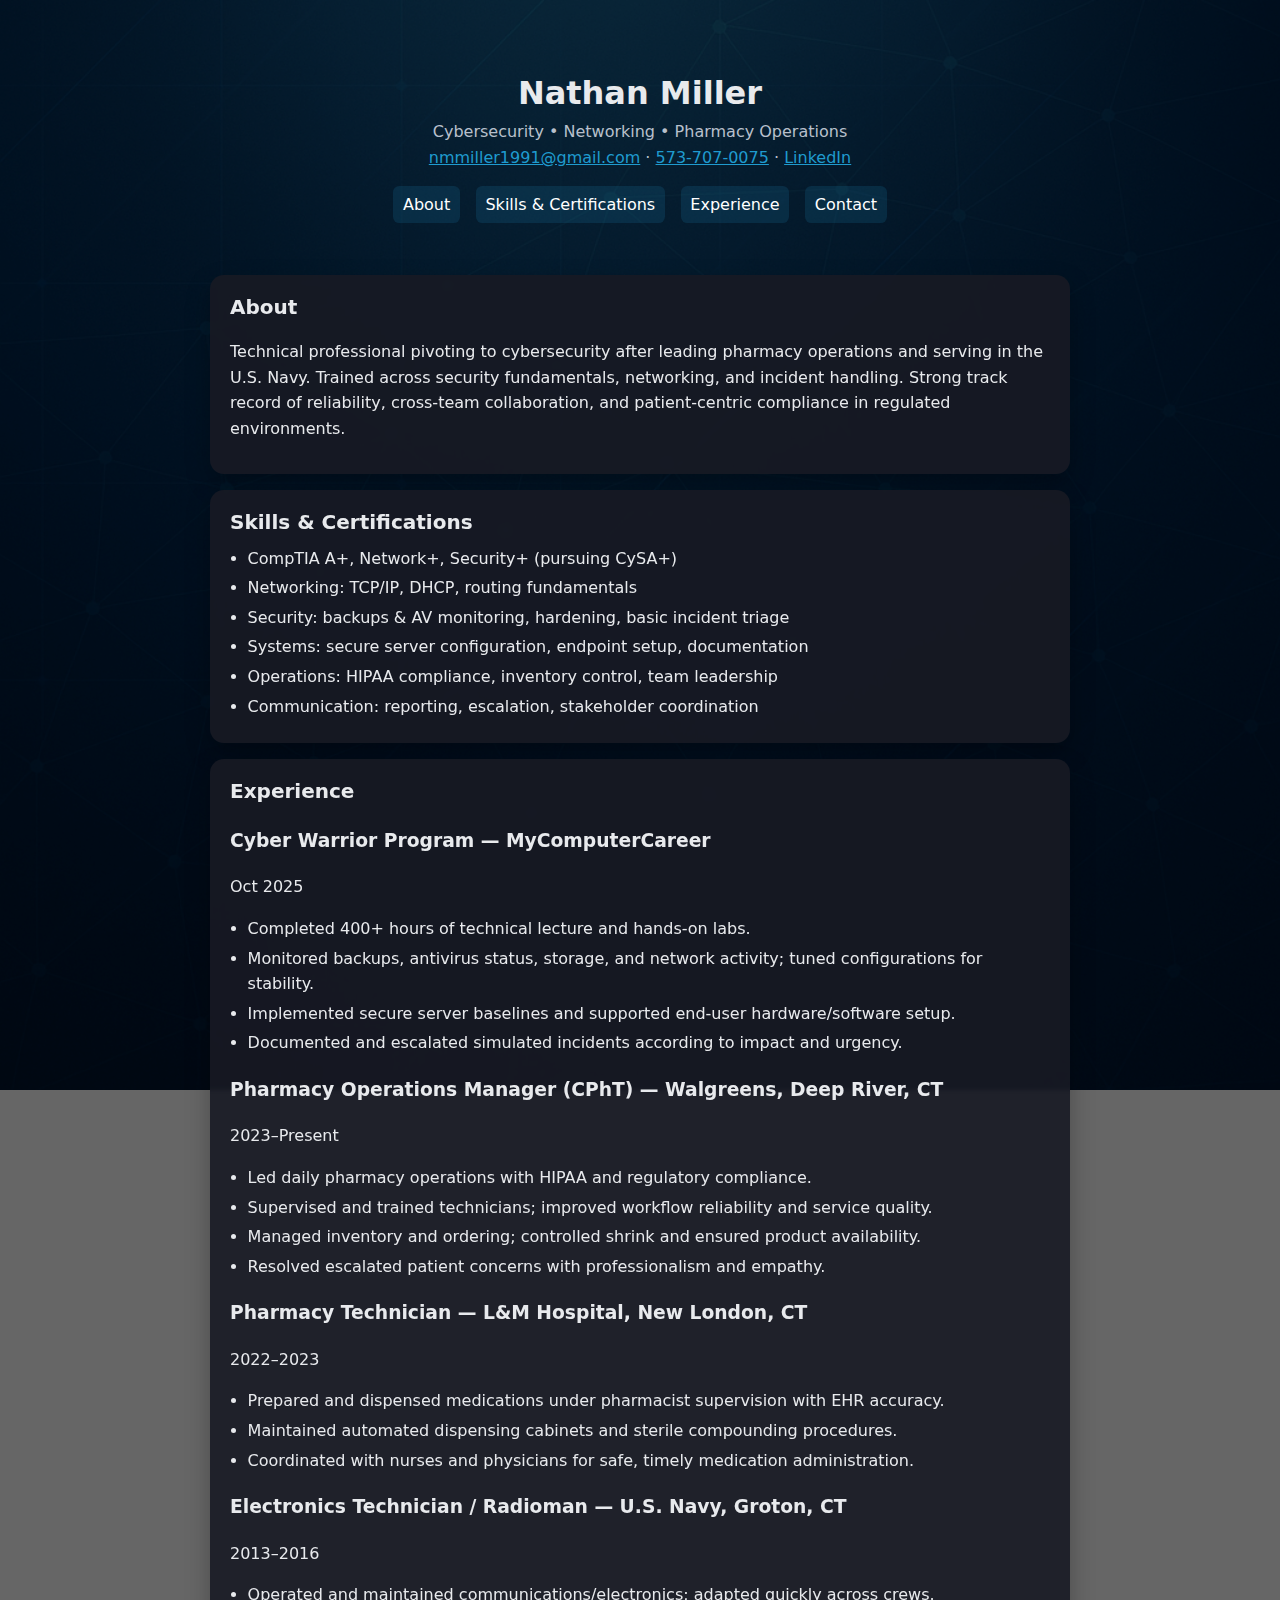
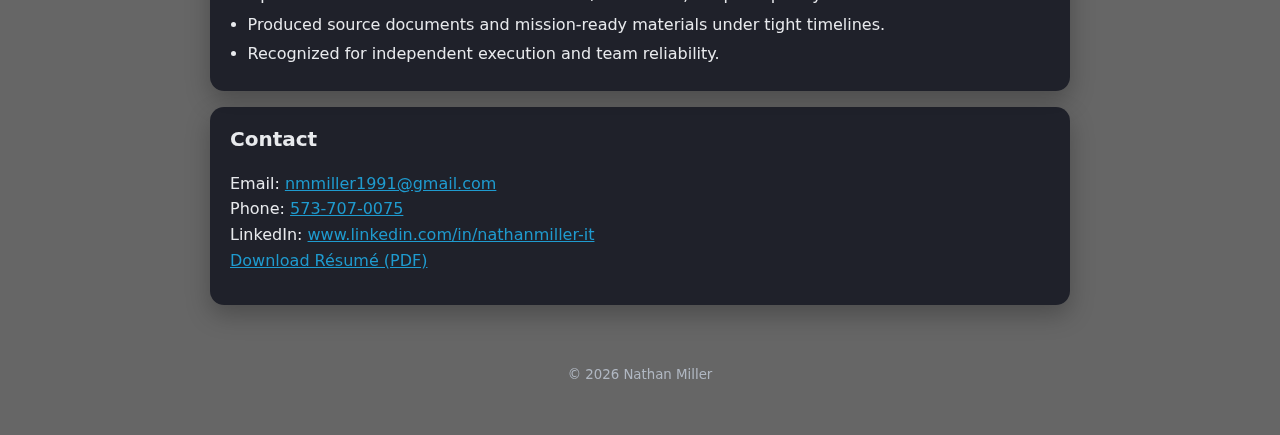
<file: Index.html>
<!doctype html>
<html lang="en">
<head> 
  <meta charset="utf-8">
  <title>Nathan Miller — Cybersecurity & Operations</title>
  <meta name="viewport" content="width=device-width, initial-scale=1">
  <meta name="description" content="Cybersecurity-focused IT professional with operations leadership experience in patient-facing healthcare and customer relations.">
  <!-- Use lowercase filename unless your CSS file is actually 'Styles.css' -->
  <link rel="stylesheet" href="styles.css">
</head>
<body> 
  <a class="skip-link" href="#main">Skip to content</a>

  <header>
    <div>
      <h1>Nathan Miller</h1>
      <p>Cybersecurity • Networking • Pharmacy Operations</p>
      <p>
        <a href="mailto:nmmiller1991@gmail.com">nmmiller1991@gmail.com</a> ·
        <a href="tel:+15737070075">573-707-0075</a> ·
        <!-- LINKEDIN PROFILE -->
        <a href="https://www.linkedin.com/in/nathanmiller-it" rel="me">LinkedIn</a>
      </p>
    </div>
    <nav aria-label="Primary">
      <a href="#about">About</a>
      <a href="#skills">Skills & Certifications</a>
      <a href="#experience">Experience</a>
      <a href="#contact">Contact</a>
    </nav>
  </header>

  <main id="main">
    <section id="about">
      <h2>About</h2>
      <p>
        Technical professional pivoting to cybersecurity after leading pharmacy operations and serving in the U.S. Navy.
        Trained across security fundamentals, networking, and incident handling. Strong track record of reliability,
        cross-team collaboration, and patient-centric compliance in regulated environments.
      </p>
    </section>

    <section id="skills">
      <h2>Skills & Certifications</h2>
      <ul>
        <li>CompTIA A+, Network+, Security+ (pursuing CySA+)</li>
        <li>Networking: TCP/IP, DHCP, routing fundamentals</li>
        <li>Security: backups &amp; AV monitoring, hardening, basic incident triage</li>
        <li>Systems: secure server configuration, endpoint setup, documentation</li>
        <li>Operations: HIPAA compliance, inventory control, team leadership</li>
        <li>Communication: reporting, escalation, stakeholder coordination</li>
      </ul>
    </section>

    <section id="experience">
      <h2>Experience</h2>

      <article>
        <h3>Cyber Warrior Program — MyComputerCareer</h3>
        <p><time datetime="2025-10">Oct 2025</time></p>
        <ul>
          <li>Completed 400+ hours of technical lecture and hands-on labs.</li>
          <li>Monitored backups, antivirus status, storage, and network activity; tuned configurations for stability.</li>
          <li>Implemented secure server baselines and supported end-user hardware/software setup.</li>
          <li>Documented and escalated simulated incidents according to impact and urgency.</li>
        </ul>
      </article>

      <article>
        <h3>Pharmacy Operations Manager (CPhT) — Walgreens, Deep River, CT</h3>
        <p><time datetime="2023">2023</time>–Present</p>
        <ul>
          <li>Led daily pharmacy operations with HIPAA and regulatory compliance.</li>
          <li>Supervised and trained technicians; improved workflow reliability and service quality.</li>
          <li>Managed inventory and ordering; controlled shrink and ensured product availability.</li>
          <li>Resolved escalated patient concerns with professionalism and empathy.</li>
        </ul>
      </article>

      <article>
        <h3>Pharmacy Technician — L&amp;M Hospital, New London, CT</h3>
        <p><time datetime="2022">2022</time>–2023</p>
        <ul>
          <li>Prepared and dispensed medications under pharmacist supervision with EHR accuracy.</li>
          <li>Maintained automated dispensing cabinets and sterile compounding procedures.</li>
          <li>Coordinated with nurses and physicians for safe, timely medication administration.</li>
        </ul>
      </article>

      <article>
        <h3>Electronics Technician / Radioman — U.S. Navy, Groton, CT</h3>
        <p><time datetime="2013">2013</time>–2016</p>
        <ul>
          <li>Operated and maintained communications/electronics; adapted quickly across crews.</li>
          <li>Produced source documents and mission-ready materials under tight timelines.</li>
          <li>Recognized for independent execution and team reliability.</li>
        </ul>
      </article>
    </section>

    <section id="contact">
      <h2>Contact</h2>
      <p>
        Email: <a href="mailto:nmmiller1991@gmail.com">nmmiller1991@gmail.com</a><br>
        Phone: <a href="tel:+15737070075">573-707-0075</a><br>
        LinkedIn: <a href="https://www.linkedin.com/in/nathanmiller-it" rel="me">www.linkedin.com/in/nathanmiller-it</a><br>
        <!-- Keep a consistent filename without spaces to avoid URL issues -->
        <a href="assets/Nate-Miller-Resume-2025.pdf" download>Download Résumé (PDF)</a>
      </p>
    </section>
  </main>

  <footer>
    <small>© <span id="year"></span> Nathan Miller</small>
  </footer>

  <script>
    document.getElementById('year').textContent = new Date().getFullYear();
  </script>

  <!-- Minimal inline styles so links are visible before we add real CSS -->
  <style>
    body{font:16px/1.6 system-ui, -apple-system, Segoe UI, Roboto, Arial, sans-serif; margin:0; padding:16px}
    header{display:flex;flex-direction:column;gap:.5rem}
    nav{display:flex;gap:1rem;flex-wrap:wrap}
    section{margin:1rem 0}
    .skip-link{position:absolute;left:-9999px}
    .skip-link:focus{left:1rem;top:1rem;background:#000;color:#fff;padding:.5rem .75rem;border-radius:.375rem}
  </style>
</body>
</html>
</file>
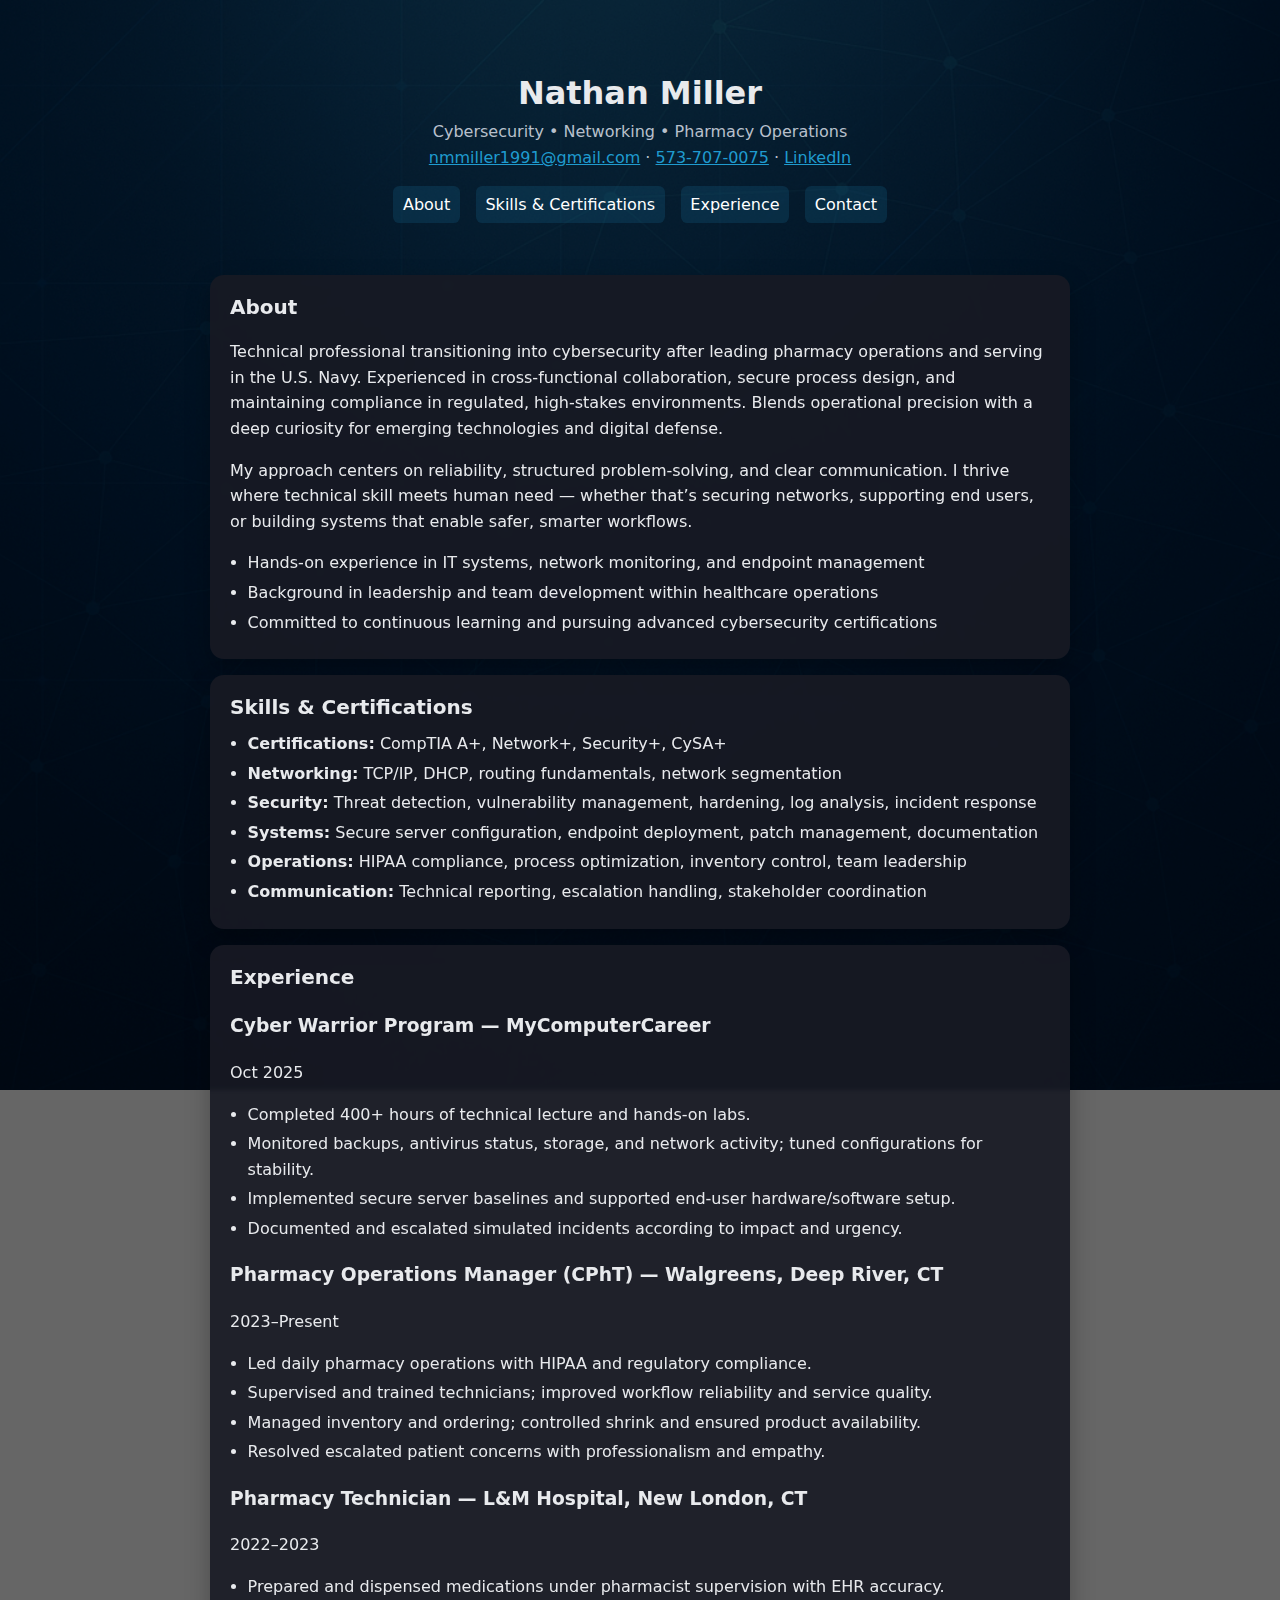
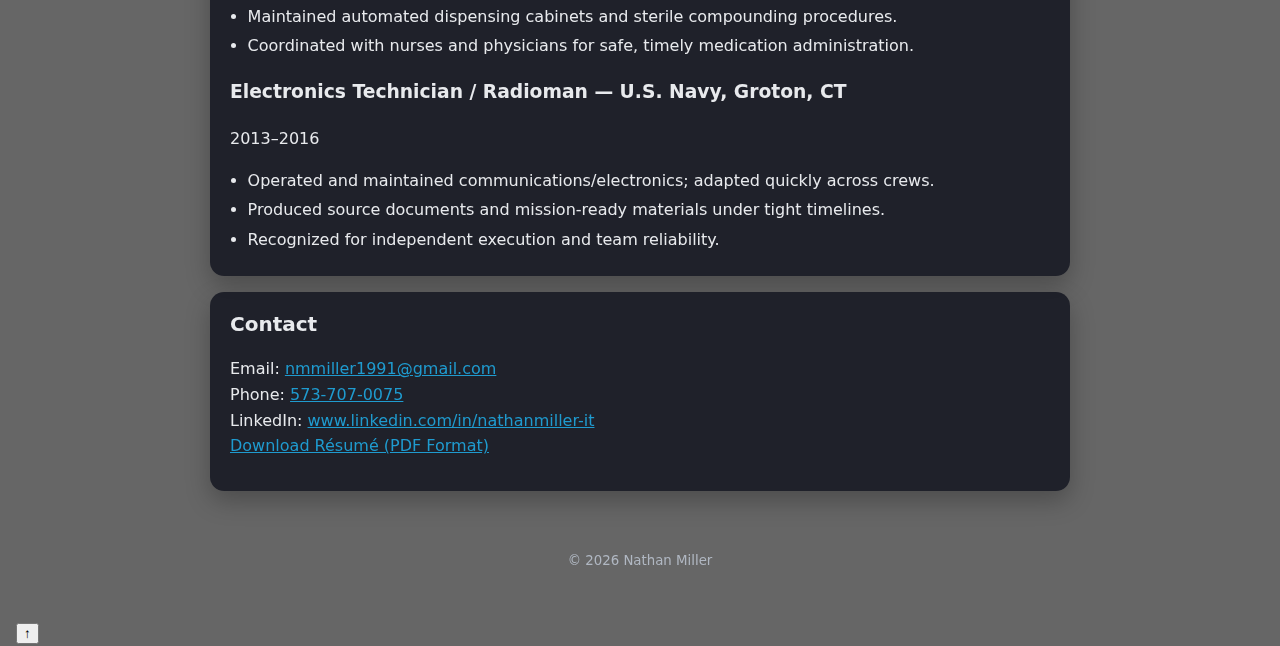
<file: index.html>
<!doctype html>
<html lang="en">
<head> 
  <meta charset="utf-8">
  <title>Nathan Miller — Cybersecurity & Operations</title>
  <meta name="viewport" content="width=device-width, initial-scale=1">
  <meta name="description" content="Cybersecurity-focused IT professional with operations leadership experience in patient-facing healthcare and customer relations.">
  <!-- Use lowercase filename unless your CSS file is actually 'Styles.css' -->
  <link rel="stylesheet" href="styles.css">
</head>
<body> 
  <a class="skip-link" href="#main">Skip to content</a>

  <header>
    <div>
      <h1>Nathan Miller</h1>
      <p>Cybersecurity • Networking • Pharmacy Operations</p>
      <p>
        <a href="mailto:nmmiller1991@gmail.com">nmmiller1991@gmail.com</a> ·
        <a href="tel:+15737070075">573-707-0075</a> ·
        <!-- LINKEDIN PROFILE -->
        <a href="https://www.linkedin.com/in/nathanmiller-it" rel="me">LinkedIn</a>
      </p>
    </div>
    <nav aria-label="Primary">
      <a href="#about">About</a>
      <a href="#skills">Skills & Certifications</a>
      <a href="#experience">Experience</a>
      <a href="#contact">Contact</a>
    </nav>
  </header>

  <main id="main">
    <section id="about">
  <h2>About</h2>
  <p>
    Technical professional transitioning into cybersecurity after leading pharmacy operations and serving in the U.S. Navy.
    Experienced in cross-functional collaboration, secure process design, and maintaining compliance in regulated,
    high-stakes environments. Blends operational precision with a deep curiosity for emerging technologies and digital defense.
  </p>

  <p>
    My approach centers on reliability, structured problem-solving, and clear communication. I thrive where technical
    skill meets human need — whether that’s securing networks, supporting end users, or building systems that enable safer, smarter workflows.
  </p>

  <ul>
    <li>Hands-on experience in IT systems, network monitoring, and endpoint management</li>
    <li>Background in leadership and team development within healthcare operations</li>
    <li>Committed to continuous learning and pursuing advanced cybersecurity certifications</li>
  </ul>
</section>


<section id="skills">
  <h2>Skills & Certifications</h2>
  <ul>
    <li><strong>Certifications:</strong> CompTIA A+, Network+, Security+, CySA+</li>
    <li><strong>Networking:</strong> TCP/IP, DHCP, routing fundamentals, network segmentation</li>
    <li><strong>Security:</strong> Threat detection, vulnerability management, hardening, log analysis, incident response</li>
    <li><strong>Systems:</strong> Secure server configuration, endpoint deployment, patch management, documentation</li>
    <li><strong>Operations:</strong> HIPAA compliance, process optimization, inventory control, team leadership</li>
    <li><strong>Communication:</strong> Technical reporting, escalation handling, stakeholder coordination</li>
  </ul>
</section>


    <section id="experience">
      <h2>Experience</h2>

      <article>
        <h3>Cyber Warrior Program — MyComputerCareer</h3>
        <p><time datetime="2025-10">Oct 2025</time></p>
        <ul>
          <li>Completed 400+ hours of technical lecture and hands-on labs.</li>
          <li>Monitored backups, antivirus status, storage, and network activity; tuned configurations for stability.</li>
          <li>Implemented secure server baselines and supported end-user hardware/software setup.</li>
          <li>Documented and escalated simulated incidents according to impact and urgency.</li>
        </ul>
      </article>

      <article>
        <h3>Pharmacy Operations Manager (CPhT) — Walgreens, Deep River, CT</h3>
        <p><time datetime="2023">2023</time>–Present</p>
        <ul>
          <li>Led daily pharmacy operations with HIPAA and regulatory compliance.</li>
          <li>Supervised and trained technicians; improved workflow reliability and service quality.</li>
          <li>Managed inventory and ordering; controlled shrink and ensured product availability.</li>
          <li>Resolved escalated patient concerns with professionalism and empathy.</li>
        </ul>
      </article>

      <article>
        <h3>Pharmacy Technician — L&amp;M Hospital, New London, CT</h3>
        <p><time datetime="2022">2022</time>–2023</p>
        <ul>
          <li>Prepared and dispensed medications under pharmacist supervision with EHR accuracy.</li>
          <li>Maintained automated dispensing cabinets and sterile compounding procedures.</li>
          <li>Coordinated with nurses and physicians for safe, timely medication administration.</li>
        </ul>
      </article>

      <article>
        <h3>Electronics Technician / Radioman — U.S. Navy, Groton, CT</h3>
        <p><time datetime="2013">2013</time>–2016</p>
        <ul>
          <li>Operated and maintained communications/electronics; adapted quickly across crews.</li>
          <li>Produced source documents and mission-ready materials under tight timelines.</li>
          <li>Recognized for independent execution and team reliability.</li>
        </ul>
      </article>
    </section>

    <section id="contact">
      <h2>Contact</h2>
      <p>
        Email: <a href="mailto:nmmiller1991@gmail.com">nmmiller1991@gmail.com</a><br>
        Phone: <a href="tel:+15737070075">573-707-0075</a><br>
        LinkedIn: <a href="https://www.linkedin.com/in/nathanmiller-it" rel="me">www.linkedin.com/in/nathanmiller-it</a><br>
        <!-- Keep a consistent filename without spaces to avoid URL issues -->
        <a href="assets/Nate-Miller-Resume-2025.pdf" download>Download Résumé (PDF Format)</a>
      </p>
    </section>
  </main>

  <footer>
    <small>© <span id="year"></span> Nathan Miller</small>
  </footer>

  <script>
    document.getElementById('year').textContent = new Date().getFullYear();
  </script>

<button id="backToTop" aria-label="Back to top">↑</button>

<script>
  const btn = document.getElementById('backToTop');
  const navLinks = document.querySelectorAll('nav a');

  // show/hide button while scrolling
  window.addEventListener('scroll', () => {
    if (window.scrollY > 400) {
      btn.classList.add('show');
    } else {
      btn.classList.remove('show');
    }
  });

  // smooth scroll to top on button click
  btn.addEventListener('click', () => {
    window.scrollTo({ top: 0, behavior: 'smooth' });
  });

  // ensure button appears when any nav link is clicked (including About)
  navLinks.forEach(link => {
    link.addEventListener('click', () => {
      btn.classList.add('show');
    });
  });
</script>


  <!-- Minimal inline styles so links are visible before we add real CSS -->
  <style>
    body{font:16px/1.6 system-ui, -apple-system, Segoe UI, Roboto, Arial, sans-serif; margin:0; padding:16px}
    header{display:flex;flex-direction:column;gap:.5rem}
    nav{display:flex;gap:1rem;flex-wrap:wrap}
    section{margin:1rem 0}
    .skip-link{position:absolute;left:-9999px}
    .skip-link:focus{left:1rem;top:1rem;background:#000;color:#fff;padding:.5rem .75rem;border-radius:.375rem}
  </style>
</body>
</html>
</file>
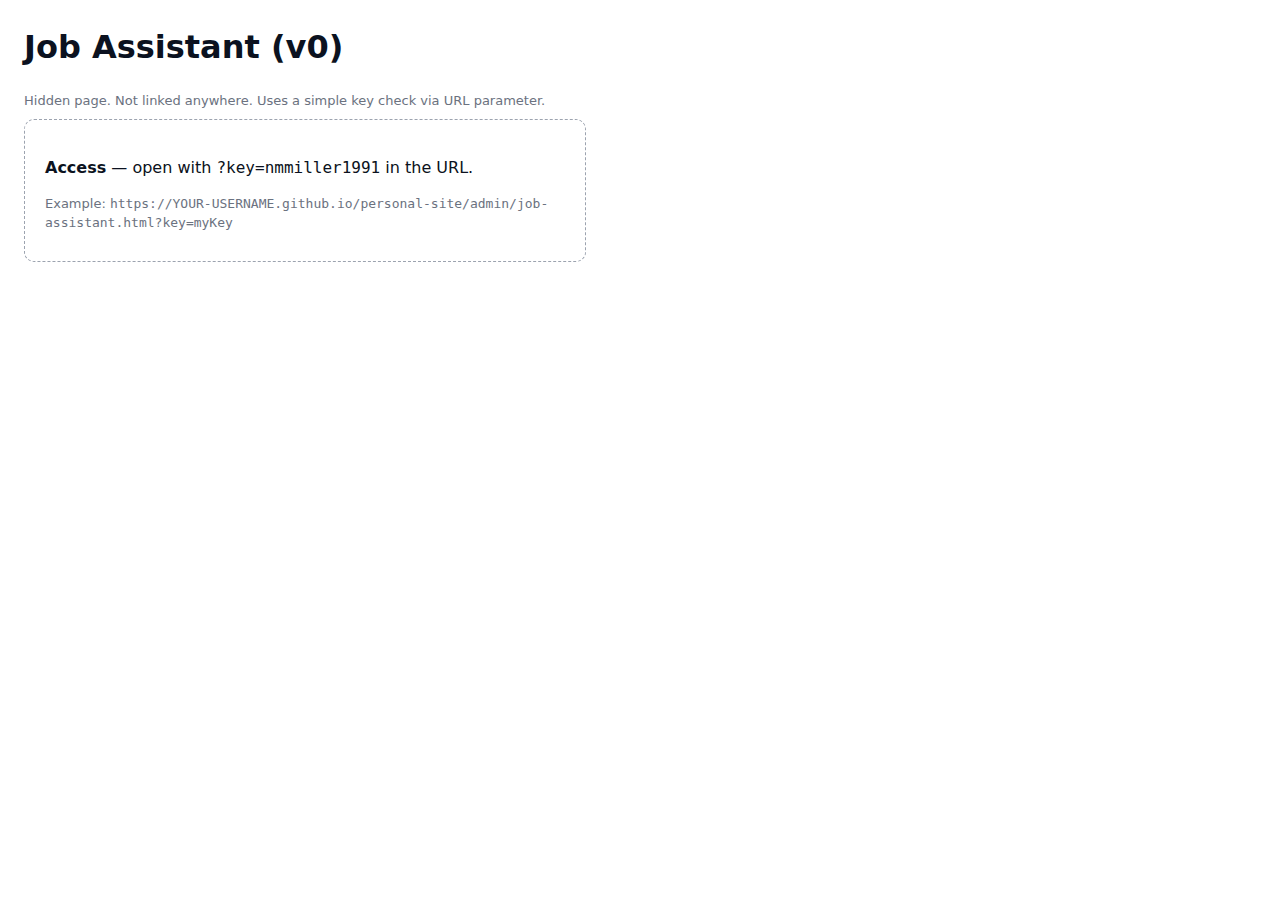
<file: admin/job-assistant.html>
<!doctype html>
<html lang="en">
<head>
  <meta charset="utf-8" />
  <meta name="viewport" content="width=device-width, initial-scale=1" />
  <title>Job Assistant — Admin</title>
  <!-- keep it out of search results -->
  <meta name="robots" content="noindex,nofollow" />
  <style>
    body { font: 16px system-ui, -apple-system, Segoe UI, Roboto; margin: 24px; line-height: 1.45; color: #0b1220 }
    .note { color:#6b7280; font-size: 13px; margin-bottom: 8px }
    textarea, input, button { font: inherit }
    textarea { width: 100%; min-height: 140px; margin: 8px 0 }
    pre { background: #0f172a; color: #e2e8f0; padding: 12px; border-radius: 8px; overflow:auto }
    .gate { padding:20px; border:1px dashed #9ca3af; border-radius:10px; max-width:520px }
  </style>
</head>
<body>
  <h1>Job Assistant (v0)</h1>
  <p class="note">Hidden page. Not linked anywhere. Uses a simple key check via URL parameter.</p>

  <!-- simple “secret key” gate (obfuscation, not security) -->
  <div id="gate" class="gate">
    <p><strong>Access</strong> — open with <code>?key=nmmiller1991</code> in the URL.</p>
    <p class="note">Example: <code>https://YOUR-USERNAME.github.io/personal-site/admin/job-assistant.html?key=myKey</code></p>
  </div>

  <div id="app" style="display:none">
    <h3>1) Paste Resume JSON</h3>
<pre>{
  "basics": {"name":"Your Name","email":"you@email"},
  "skills": [{"name":"Python","keywords":["pandas","sql","fastapi"]}],
  "experience": [{
    "company":"Acme","title":"Data Analyst","start":"2022-03","end":"2024-08",
    "bullets":["Built forecasting pipeline in Python","Cut SLA breaches by 32%"],
    "skills":["Python","SQL","Tableau"]
  }]
}</pre>
    <textarea id="resumeJson"></textarea>

    <h3>2) Paste Job Description</h3>
    <textarea id="jd"></textarea>

    <button id="btnTailor">Tailor Resume Bullets</button>

    <h3>Output</h3>
    <pre id="out">Ready…</pre>
  </div>

<script>
  // ===== “hidden but accessible” gate =====
  // Choose your key once; keep it in localStorage so you don't need to append it every time.
  const MY_KEY = "pick-a-short-secret"; // <-- set this to anything you like
  const params = new URLSearchParams(location.search);
  const saved = localStorage.getItem("jobAssistantKey");
  const provided = params.get("key");

  if (provided) localStorage.setItem("jobAssistantKey", provided);

  if (saved === MY_KEY || provided === MY_KEY) {
    document.getElementById("gate").style.display = "none";
    document.getElementById("app").style.display = "";
  }

  // ===== app v0 (no LLM; deterministic) =====
  const $ = (id) => document.getElementById(id);
  const tokenize = (text) =>
    (text || "").toLowerCase().replace(/[^a-z0-9+.# ]/g, " ").split(/\s+/).filter(Boolean);

  function parseResume() {
    try { return JSON.parse($("resumeJson").value.trim()); }
    catch (_) { throw new Error("Resume JSON is invalid"); }
  }

  function extractKeywordsFromJD(jd) {
    const tokens = tokenize(jd);
    const stop = new Set(["and","or","with","for","to","of","in","the","a","an","on","at","by"]);
    const techBias = new Set(["python","javascript","typescript","react","sql","aws","gcp","azure","docker","kubernetes","pandas","fastapi","node","java","c#","cpp","tableau","dbt","airflow","ml","ai","llm"]);
    const must = [], nice = [];
    for (const w of tokens) {
      if (stop.has(w)) continue;
      if (!/^[a-z0-9+.#-]{2,}$/.test(w)) continue;
      (techBias.has(w) ? must : nice).push(w);
    }
    const rank = (arr) => {
      const m = new Map();
      arr.forEach(a => m.set(a, (m.get(a)||0)+1));
      return [...m.entries()].sort((a,b)=>b[1]-a[1]).map(([k])=>k);
    };
    return { must: rank(must).slice(0,30), nice: rank(nice).slice(0,30) };
  }

  function scoreMatch(resume, jdKeys) {
    const all = new Set();
    (resume.skills||[]).forEach(s => { if (s.name) all.add(s.name.toLowerCase()); (s.keywords||[]).forEach(k => all.add(String(k).toLowerCase())); });
    (resume.experience||[]).forEach(e => (e.skills||[]).forEach(k => all.add(String(k).toLowerCase())));
    const mustHit = jdKeys.must.filter(k => all.has(k));
    const niceHit = jdKeys.nice.filter(k => all.has(k));
    const score = Math.round((mustHit.length*3 + niceHit.length) / Math.max(1, jdKeys.must.length*3 + jdKeys.nice.length) * 100);
    return { score, mustHit };
  }

  function quantify(text) {
    return text
      .replace(/\b(increased|reduced|cut|improved|boosted)\b(?!.*?\d)/gi, "$1 ~X%")
      .replace(/\b(delivered|launched|built|designed|migrated)\b(?!.*?\d)/gi, "$1 in ~N weeks");
  }

  function tailorBullets(resume, jd) {
    const keys = extractKeywordsFromJD(jd);
    const match = scoreMatch(resume, keys);
    let bullets = [];
    (resume.experience||[]).forEach(exp => {
      const base = exp.bullets||[];
      const ranked = base
        .map(b => {
          const t = tokenize(b);
          const weight = t.filter(w => keys.must.includes(w)).length*2 + t.filter(w => keys.nice.includes(w)).length;
          return { b, weight };
        })
        .sort((a,b)=>b.weight-a.weight)
        .slice(0,3)
        .map(x => x.b);
      ranked.forEach(b => bullets.push("• " + quantify(b)));
    });
    return `ATS match: ${match.score}%\nKeywords hit: ${match.mustHit.join(", ")}\n\n${bullets.join("\n")}`;
  }

  $("btnTailor").addEventListener("click", () => {
    try {
      const resume = parseResume();
      const jd = $("jd").value.trim();
      if (!jd) throw new Error("Job description is missing");
      $("out").textContent = tailorBullets(resume, jd);
    } catch (e) { $("out").textContent = "⚠ " + e.message; }
  });
</script>
</body>
</html>
</file>
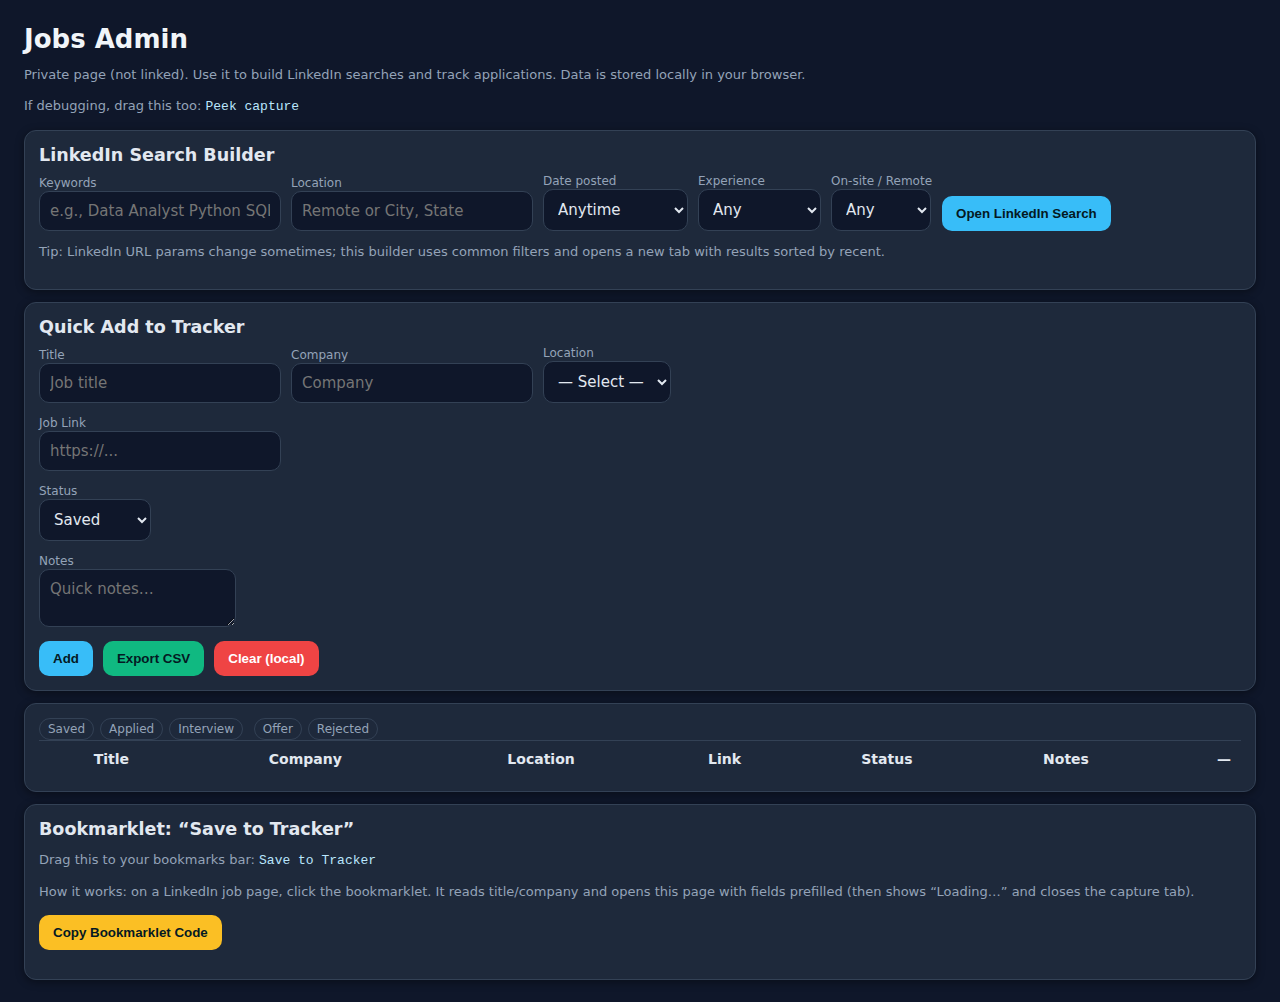
<file: admin/jobs.html>
<!doctype html>
<html lang="en">
<head>
<meta charset="utf-8" />
<meta name="viewport" content="width=device-width, initial-scale=1" />
<title>Jobs Admin</title>
<meta name="robots" content="noindex,nofollow" />
<style>
:root {
  --ink: #e2e8f0;
  --muted: #94a3b8;
  --line: #334155;
  --bg: #0f172a;
  --accent: #38bdf8;
}
body {
  margin: 24px;
  font: 15px system-ui, -apple-system, "Segoe UI", Roboto;
  color: var(--ink);
  background: var(--bg);
}
h1 { margin: 0 0 8px; font-size: 26px; color: #f1f5f9; }
.note { color: var(--muted); font-size: 13px; margin-bottom: 16px; }
.card {
  border: 1px solid var(--line);
  border-radius: 12px;
  padding: 14px;
  margin: 12px 0;
  background: #1e293b;
  box-shadow: 0 2px 8px rgba(0,0,0,0.4);
}
.row {
  display: flex;
  gap: 10px;
  flex-wrap: wrap;
  align-items: end;
}
label { font-size: 12px; color: var(--muted); }
input, select, textarea {
  font: inherit;
  padding: 10px;
  border: 1px solid var(--line);
  border-radius: 10px;
  background: #0f172a;
  color: var(--ink);
}
input[type="text"] { min-width: 220px; }
button {
  padding: 10px 14px;
  border: 0;
  border-radius: 10px;
  background: var(--accent);
  color: #041923;
  font-weight: 700;
  cursor: pointer;
  transition: background 0.2s;
}
button:hover { background: #7dd3fc; }
table { width: 100%; border-collapse: collapse; font-size: 14px; }
th, td { border-top: 1px solid var(--line); padding: 10px; vertical-align: top; }
a { color: #38bdf8; text-decoration: none; }
a:hover { text-decoration: underline; }
.right { text-align: right; }
.mono {
  font-family: ui-monospace, SFMono-Regular, Menlo, Consolas, monospace;
  color: #bae6fd;
}
.pill {
  display: inline-block;
  padding: .2rem .5rem;
  border: 1px solid var(--line);
  border-radius: 999px;
  margin-right: 6px;
  font-size: 12px;
  color: var(--muted);
  background: #1e293b;
}
</style>
</head>
<body>
<h1>Jobs Admin</h1>
<p class="note">Private page (not linked). Use it to build LinkedIn searches and track applications. Data is stored locally in your browser.</p>
<p class="note">If debugging, drag this too: <a id="bmPeek" class="mono" href="#">Peek capture</a></p>

<!-- 1) LinkedIn search builder -->
<div class="card">
  <h3 style="margin:0 0 6px">LinkedIn Search Builder</h3>
  <div class="row">
    <div><label>Keywords</label><br/><input id="kw" type="text" placeholder="e.g., Data Analyst Python SQL"/></div>
    <div><label>Location</label><br/><input id="loc" type="text" placeholder="Remote or City, State"/></div>
    <div><label>Date posted</label><br/>
      <select id="date">
        <option value="">Anytime</option>
        <option value="r86400">Past 24 hours</option>
        <option value="r604800">Past week</option>
        <option value="r2592000">Past month</option>
      </select>
    </div>
    <div><label>Experience</label><br/>
      <select id="exp">
        <option value="">Any</option>
        <option value="2">Entry level</option>
        <option value="3">Associate</option>
        <option value="4">Mid-Senior</option>
        <option value="5">Director</option>
      </select>
    </div>
    <div><label>On-site / Remote</label><br/>
      <select id="onsite">
        <option value="">Any</option>
        <option value="1">On-site</option>
        <option value="2">Hybrid</option>
        <option value="3">Remote</option>
      </select>
    </div>
    <div><button id="openLI">Open LinkedIn Search</button></div>
  </div>
  <p class="note">Tip: LinkedIn URL params change sometimes; this builder uses common filters and opens a new tab with results sorted by recent.</p>
</div>

<!-- 2) Tracker quick add -->
<div class="card">
  <h3 style="margin:0 0 6px">Quick Add to Tracker</h3>
  <div class="row">
    <div><label>Title</label><br/><input id="tTitle" type="text" placeholder="Job title"></div>
    <div><label>Company</label><br/><input id="tCompany" type="text" placeholder="Company"></div>

    <!-- Dropdown Location -->
    <div>
      <label>Location</label><br/>
      <select id="tLocation">
        <option value="">— Select —</option>
        <option>Remote</option>
        <option>Hybrid</option>
        <option>On-site</option>
      </select>
    </div>

    <div style="flex:1 0 100%"><label>Job Link</label><br/><input id="tLink" type="text" placeholder="https://..."></div>
    <div>
      <label>Status</label><br/>
      <select id="tStatus">
        <option>Saved</option><option>Applied</option><option>Interview</option>
        <option>Offer</option><option>Rejected</option>
      </select>
    </div>
    <div style="flex:1 0 100%"><label>Notes</label><br/><textarea id="tNotes" rows="2" placeholder="Quick notes…"></textarea></div>
    <div><button id="addRow">Add</button></div>
    <div><button id="exportCsv" style="background:#10b981">Export CSV</button></div>
    <div><button id="clearAll" style="background:#ef4444;color:#fff">Clear (local)</button></div>
  </div>
</div>

<!-- 3) Table -->
<div class="card">
  <div><span class="pill">Saved</span><span class="pill">Applied</span><span class="pill">Interview</span>
  <span class="pill">Offer</span><span class="pill">Rejected</span></div>
  <table id="tab">
    <thead><tr><th>Title</th><th>Company</th><th>Location</th><th>Link</th><th>Status</th><th>Notes</th><th class="right">—</th></tr></thead>
    <tbody></tbody>
  </table>
</div>

<!-- 4) Bookmarklet installer -->
<div class="card">
  <h3 style="margin:0 0 6px">Bookmarklet: “Save to Tracker”</h3>
  <p class="note">Drag this to your bookmarks bar: <a id="bm" class="mono" href="#">Save to Tracker</a></p>
  <p class="note">How it works: on a LinkedIn job page, click the bookmarklet. It reads title/company and opens this page with fields prefilled (then shows “Loading…” and closes the capture tab).</p>
  <p><button id="copyBm" style="background:#fbbf24;color:#041923">Copy Bookmarklet Code</button>
  <span class="note" id="copyNote" style="margin-left:10px"></span></p>
</div>

<script>
/* ========== LinkedIn Search Builder ========== */
document.getElementById('openLI').onclick = () => {
  const q = encodeURIComponent(document.getElementById('kw').value.trim());
  const loc = encodeURIComponent(document.getElementById('loc').value.trim());
  const f_TPR = document.getElementById('date').value;
  const f_E = document.getElementById('exp').value;
  const f_WT = document.getElementById('onsite').value;
  let url = `https://www.linkedin.com/jobs/search/?keywords=${q}`;
  if (loc) url += `&location=${loc}`;
  if (f_TPR) url += `&f_TPR=${f_TPR}`;
  if (f_E) url += `&f_E=${f_E}`;
  if (f_WT) url += `&f_WT=${f_WT}`;
  url += `&sortBy=R`;
  window.open(url, '_blank');
};

/* ========== Tracker (localStorage) ========== */
const KEY = 'jobs_tracker_v1';
const $ = (id)=>document.getElementById(id);
const tbody = $('tab').querySelector('tbody');

function loadAll(){ try{ return JSON.parse(localStorage.getItem(KEY))||[]; }catch{ return []; } }
function saveAll(rows){ localStorage.setItem(KEY, JSON.stringify(rows)); }
function render(){
  const rows = loadAll();
  tbody.innerHTML = '';
  rows.forEach((r,i)=>{
    const tr = document.createElement('tr');
    tr.innerHTML = `
      <td>${escapeHtml(r.title||'')}</td>
      <td>${escapeHtml(r.company||'')}</td>
      <td>${escapeHtml(r.location||'')}</td>
      <td><a href="${/^https?:\/\//i.test(r.link||'') ? r.link : '#'}" target="_blank">open</a></td>
      <td>${escapeHtml(r.status||'Saved')}</td>
      <td>${escapeHtml(r.notes||'')}</td>
      <td class="right"><button data-i="${i}" class="del" style="background:#e5e7eb">Remove</button></td>`;
    tbody.appendChild(tr);
  });
}
function escapeHtml(s){ return String(s).replace(/[&<>"']/g, m => ({'&':'&amp;','<':'&lt;','>':'&gt;','"':'&quot;',"'":'&#39;'}[m])); }
render();

$('addRow').onclick = () => {
  const rows = loadAll();
  rows.unshift({
    title: $('tTitle').value.trim(),
    company: $('tCompany').value.trim(),
    location: $('tLocation').value,
    link: $('tLink').value.trim(),
    status: $('tStatus').value,
    notes: $('tNotes').value.trim(),
    addedAt: new Date().toISOString()
  });
  saveAll(rows); render();
  ['tTitle','tCompany','tLink','tNotes'].forEach(id=>$(id).value='');
  $('tLocation').value = '';
};

tbody.addEventListener('click', e=>{
  const b = e.target.closest('button.del'); if(!b)return;
  const i=+b.dataset.i; const rows=loadAll(); rows.splice(i,1); saveAll(rows); render();
});

$('exportCsv').onclick = () => {
  const rows = loadAll();
  const csv = ['Title,Company,Location,Link,Status,Notes,AddedAt']
    .concat(rows.map(r => [
      r.title, r.company, r.location, r.link, r.status, r.notes, r.addedAt
    ].map(x => `"${String(x||'').replace(/"/g,'""')}"`).join(',')))
    .join('\n');
  const blob = new Blob([csv], {type:'text/csv'});
  const a = document.createElement('a');
  a.href = URL.createObjectURL(blob);
  a.download = 'jobs-tracker.csv';
  a.click();
};

$('clearAll').onclick = () => {
  if (confirm('Clear all tracker data stored in this browser?')) {
    localStorage.removeItem(KEY); render();
  }
};

/* ========== Prefill via URL (from bookmarklet) ========== */
(function prefillFromQuery(){
  const p=new URLSearchParams(location.search);
  if(p.get('pf')==='1'){
    $('tTitle').value=p.get('title')||'';
    $('tCompany').value=p.get('company')||'';
    $('tLink').value=p.get('link')||'';
  }
})();

/* ========== Bookmarklet: use the EXACT provided one-liner ========== */
(function makeBookmarklet(){
  const bookmarkletString =
"javascript:(function(){const admin='https://nmillerit.github.io/personal-site/admin/jobs.html';const w=window.open('about:blank','pt_'+Date.now());if(!w){alert('Popup blocked');return;}const esc=s=>String(s).replace(/[&<>]/g,m=>({'&':'&amp;','<':'&lt;','>':'&gt;'}[m]));let dt=(document.title||'').trim();dt=dt.replace(/\\s*\\|\\s*LinkedIn.*/i,'').replace(/\\s*-\\s*LinkedIn.*/i,'');const parts=dt.split(/\\s*\\|\\s*|\\s*-\\s*/);const TITLE=(parts[0]||dt).trim();const COMPANY=(parts[1]||'').trim();const raw=(document.body&&document.body.innerText||'').slice(0,1200);const html='<!doctype html><meta charset=utf-8><title>Send to Tracker</title>'+'<body style=\"font:15px system-ui;padding:20px;background:#0f172a;color:#e2e8f0;\">'+'<h2 style=\"color:#38bdf8;\">LinkedIn Job Capture</h2>'+'<label>Title</label><br><input id=\"t\" value=\"'+esc(TITLE)+'\" style=\"width:100%;padding:8px;margin:4px 0;\"><br>'+'<label>Company</label><br><input id=\"c\" value=\"'+esc(COMPANY)+'\" style=\"width:100%;padding:8px;margin:4px 0;\"><br>'+'<a id=\"open\" href=\"#\" style=\"display:inline-block;margin:10px 10px 10px 0;padding:10px 16px;border-radius:8px;background:#38bdf8;color:#041923;font-weight:700;text-decoration:none\">Open in Jobs Admin</a>'+'<pre style=\"white-space:pre-wrap;background:#1e293b;padding:10px;border-radius:8px;max-height:40vh;overflow:auto;\">'+esc(raw)+'</pre></body>';w.document.open();w.document.write(html);w.document.close();function init(){try{const d=w.document,T=d.getElementById('t'),C=d.getElementById('c'),A=d.getElementById('open');if(!T||!C||!A){setTimeout(init,40);return;}const build=()=>admin+'?pf=1&title='+encodeURIComponent(T.value||'')+'&company='+encodeURIComponent(C.value||'')+'&link='+encodeURIComponent(location.href||'');const update=()=>A.setAttribute('data-href',build());[T,C].forEach(el=>el.addEventListener('input',update));update();A.addEventListener('click',ev=>{ev.preventDefault();const href=A.getAttribute('data-href');window.open(href,'_blank','noopener,noreferrer');w.document.body.innerHTML='<div style=\"font:18px system-ui;color:#38bdf8;text-align:center;margin-top:40px;\">Loading...</div>';setTimeout(()=>{try{w.close();}catch(_){}} ,500);});setTimeout(()=>{const href=A.getAttribute('data-href')||build();try{w.open(href,'_blank','noopener,noreferrer');}catch(_){window.open(href,'_blank','noopener,noreferrer');}w.document.body.innerHTML='<div style=\"font:18px system-ui;color:#38bdf8;text-align:center;margin-top:40px;\">Loading...</div>';setTimeout(()=>{try{w.close();}catch(_){}} ,800);},1000);}catch(e){setTimeout(init,40);}}if(w.document.readyState==='complete'){init();}else{w.onload=init;}})()";

  document.getElementById('bm').href = bookmarkletString;

  const btn = $('copyBm');
  const note = $('copyNote');
  btn.onclick = async () => {
    try {
      await navigator.clipboard.writeText(bookmarkletString);
      note.textContent = '✅ Copied!';
      setTimeout(()=>note.textContent='',4000);
    } catch {
      note.textContent = '⚠ Copy blocked.';
    }
  };
})();

/* ========== Peek (debug helper) ========== */
(function makePeek(){
  const peekCode=`(function(){
    const t=s=>document.querySelector(s)?.innerText?.trim()||'';
    const title=t('h1, h1[data-test-id="job-title"]');
    const company=t('.topcard__org-name-link,[data-test-id="company-name"]');
    alert('Title: '+title+'\\nCompany: '+company+'\\nURL: '+(window.location&&window.location.href));
  })();`;
  document.getElementById('bmPeek').href='javascript:'+peekCode.replace(/\s+/g,' ');
})();
</script>
</body>
</html>
</file>
<file: styles.css>
/* ===========================
   Nate Miller - Personal Site
   Clean, accessible, recruiter-friendly
   ========================== */

/* Theme tokens */
:root{
  --bg:#0e0f12;           /* near-black */
  --surface:#171a23;      /* card background (base tone) */
  --text:#e8eaed;         /* primary text */
  --muted:#b8c0cc;        /* secondary text */
  --accent:#1f9bcf;       /* deep teal/blue accent */
  --maxw:900px;           /* readable line length */
  --radius:14px;          /* rounded corners */
  --shadow:0 10px 24px rgba(0,0,0,.25);
}

/* Global reset + base */
*{box-sizing:border-box}
html,body{height:100%}
html{scroll-behavior:smooth}

/* Full-page, fixed background with cybersecurity background */
body {
  margin: 0;
  min-height: 100vh;
  background:
    /* subtle dark overlay for readability */
    linear-gradient(rgba(0,0,0,0.6), rgba(0,0,0,0.6)),
    /* your image */
    url("assets/background.jpg") center/cover no-repeat fixed;
  color: var(--text);
  font: 16px/1.6 system-ui, -apple-system, Segoe UI, Roboto, Arial, sans-serif;
}

/* Layout containers */
header, main, footer{
  max-width:var(--maxw);
  margin:0 auto;
  padding:1.25rem;
}

/* Skip link */
.skip-link{
  position:absolute; left:-9999px; top:auto; width:1px; height:1px; overflow:hidden;
}
.skip-link:focus{
  left:1rem; top:1rem; width:auto; height:auto;
  background:#000; color:#fff; padding:.5rem .75rem; border-radius:.5rem;
  outline:2px solid #fff; outline-offset:2px;
}

/* Header (centered) */
header{
  display:flex;
  flex-direction:column;
  align-items:center;
  text-align:center;
  gap:.75rem;
  padding-top:3rem;
  padding-bottom:1rem;
}
h1{margin:.25rem 0 0; font-size:2rem}
header p{margin:.25rem 0; color:var(--muted)}
nav{
  display:flex; gap:1rem; flex-wrap:wrap; margin-top:.5rem;
  justify-content:center;
}
nav a{
  color:#fff;
  background:rgba(31,155,207,.15);
  text-decoration:none;
  padding:.35rem .6rem;
  border-radius:.4rem;
  outline:none;
}
nav a:hover, nav a:focus{
  background:rgba(31,155,207,.25);
}

/* Sections as floating cards */
section{
  background:rgba(23,26,35,.9);       /* translucent version of --surface */
  border-radius:var(--radius);
  box-shadow:var(--shadow);
  padding:1rem 1.25rem;
  margin:1rem 0;
  backdrop-filter: blur(2px);          /* subtle glass effect */
}
h2{
  margin:0 0 .5rem;
  font-size:1.25rem;
}

/* Lists and spacing */
ul{padding-left:1.1rem; margin:.5rem 0}
li{margin:.25rem 0}
article + article{margin-top:.75rem}

/* Links in content */
a{color:var(--accent)}
a:hover, a:focus{color:#fff; background:rgba(31,155,207,.15); outline:none}

/* Footer */
footer{
  color:var(--muted);
  text-align:center;
  padding-bottom:3rem;
  opacity:.9;
}

/* Responsive tweak */
@media (min-width:740px){
  header{flex-direction:column; align-items:center; text-align:center}
  header p{margin:0}
}

/* Print-friendly basics */
@media print{
  body{background:#fff; color:#000}
  section{box-shadow:none; background:#fff; border:1px solid #ccc; backdrop-filter:none}
  a{color:#000; text-decoration:underline; background:none}
  nav{display:none}
}
</file>
